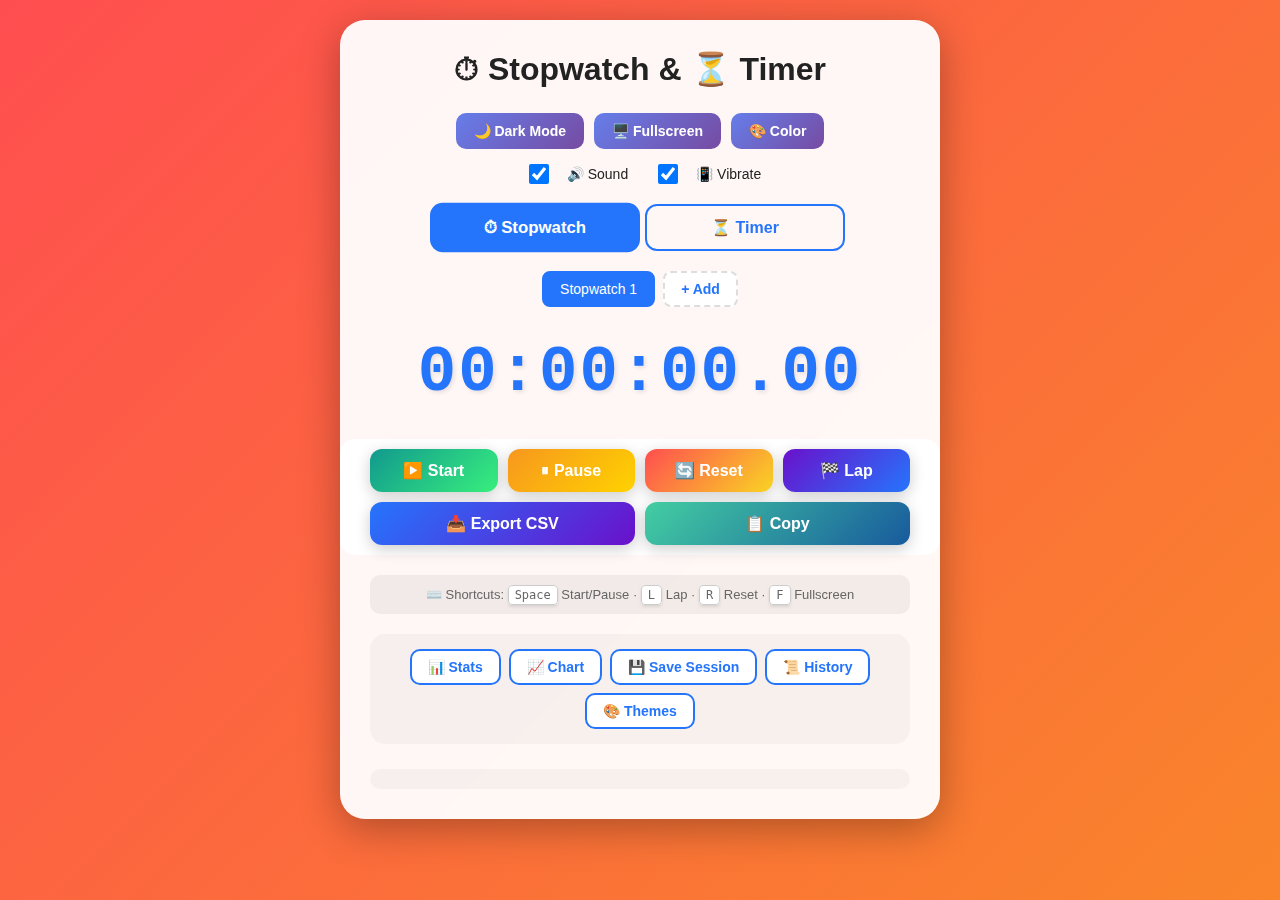
<file: public/index.html>
<!DOCTYPE html>
<html lang="en">
<head>
  <meta charset="UTF-8" />
  <meta name="viewport" content="width=device-width, initial-scale=1.0" />
  <meta name="description" content="Professional stopwatch and timer with advanced analytics, session management, lap tracking, and multiple themes. Works offline as a PWA." />
  <meta name="keywords" content="stopwatch, timer, lap timer, pomodoro, interval timer, sports timer, workout timer" />
  <meta name="author" content="Professional Stopwatch App" />
  
  <!-- PWA Meta Tags -->
  <meta name="theme-color" content="#2575fc" />
  <meta name="mobile-web-app-capable" content="yes" />
  <meta name="apple-mobile-web-app-capable" content="yes" />
  <meta name="apple-mobile-web-app-status-bar-style" content="black-translucent" />
  <meta name="apple-mobile-web-app-title" content="Stopwatch" />
  
  <!-- Manifest -->
  <link rel="manifest" href="manifest.json" />
  
  <!-- Icons -->
  <link rel="icon" type="image/png" sizes="192x192" href="icon-192x192.png" />
  <link rel="icon" type="image/png" sizes="512x512" href="icon-512x512.png" />
  <link rel="apple-touch-icon" href="icon-192x192.png" />
  
  <title>⏱ Professional Stopwatch & Timer</title>
  <link rel="stylesheet" href="style.css" />
</head>
<body>
  <div class="container">
    <h1>⏱ Stopwatch & ⏳ Timer</h1>

    <!-- Top Control Bar -->
    <div class="top-controls">
      <div class="top-buttons">
        <button id="installBtn" onclick="installApp()" title="Install app to your device" style="display:none;">📱 Install App</button>
        <button id="themeToggle" onclick="toggleTheme()" title="Toggle theme">🌙 Dark Mode</button>
        <button onclick="toggleFullscreen()" title="Fullscreen (F key)">🖥️ Fullscreen</button>
        <button onclick="openColorPicker()" title="Change accent color">🎨 Color</button>
      </div>
      
      <div class="settings-toggles">
        <label class="toggle-label">
          <input type="checkbox" id="soundToggle" checked />
          <span>🔊 Sound</span>
        </label>
        <label class="toggle-label">
          <input type="checkbox" id="vibrateToggle" checked />
          <span>📳 Vibrate</span>
        </label>
      </div>
    </div>

    <!-- Mode Switch -->
    <div class="mode-switch">
      <button id="stopwatchMode" class="active" onclick="setMode('stopwatch')">⏱ Stopwatch</button>
      <button id="timerMode" onclick="setMode('timer')">⏳ Timer</button>
    </div>

    <!-- Multiple Stopwatch Tabs -->
    <div id="stopwatchTabs" class="stopwatch-tabs"></div>

    <!-- Display -->
    <div id="display" class="display">00:00:00.00</div>

    <!-- Timer Input -->
    <div id="timer-inputs" class="timer-inputs" style="display: none;">
      <input type="number" id="hoursInput" placeholder="HH" min="0" max="99" />
      <span>:</span>
      <input type="number" id="minutesInput" placeholder="MM" min="0" max="59" />
      <span>:</span>
      <input type="number" id="secondsInput" placeholder="SS" min="0" max="59" />
    </div>

    <!-- Sticky Controls -->
    <div class="controls-sticky">
      <div class="buttons">
        <button class="btn-start" onclick="startStopwatchOrTimer()" title="Start (Space key)">▶️ Start</button>
        <button class="btn-stop" onclick="stopStopwatchOrTimer()" title="Pause (Space key)">⏸ Pause</button>
        <button class="btn-reset" onclick="resetStopwatchOrTimer()" title="Reset (R key)">🔄 Reset</button>
        <button id="lapBtn" class="btn-lap" onclick="recordLap()" title="Lap (L key)">🏁 Lap</button>
        <button id="exportBtn" class="btn-export" onclick="exportLaps()" title="Export as CSV">📥 Export CSV</button>
        <button id="copyBtn" class="btn-copy" onclick="copyLaps()" title="Copy to clipboard">📋 Copy</button>
      </div>
    </div>

    <!-- Keyboard Shortcuts Help -->
    <div class="shortcuts-help">
      ⌨️ Shortcuts: <kbd>Space</kbd> Start/Pause · <kbd>L</kbd> Lap · <kbd>R</kbd> Reset · <kbd>F</kbd> Fullscreen
    </div>

    <!-- Advanced Features Toolbar -->
    <div class="advanced-toolbar" id="advancedToolbar">
      <button onclick="toggleStats()" title="View lap statistics" class="tool-btn">📊 Stats</button>
      <button onclick="toggleChart()" title="Visualize lap times" class="tool-btn">📈 Chart</button>
      <button onclick="saveSession()" title="Save current session" class="tool-btn">💾 Save Session</button>
      <button onclick="viewHistory()" title="View saved sessions" class="tool-btn">📜 History</button>
      <button onclick="toggleThemePicker()" title="Choose theme preset" class="tool-btn">🎨 Themes</button>
      <button onclick="togglePresets()" id="presetsBtn" title="Quick timer presets" class="tool-btn" style="display:none;">⏱️ Presets</button>
    </div>

    <!-- Statistics Panel -->
    <div id="statsPanel" class="panel" style="display: none;">
      <div class="panel-header">
        <h3>📊 Lap Statistics</h3>
        <button onclick="toggleStats()" class="close-btn">×</button>
      </div>
      <div id="statsContent" class="panel-content"></div>
    </div>

    <!-- Chart Panel -->
    <div id="chartPanel" class="panel" style="display: none;">
      <div class="panel-header">
        <h3>📈 Lap Comparison Chart</h3>
        <button onclick="toggleChart()" class="close-btn">×</button>
      </div>
      <div id="chartContainer" class="panel-content"></div>
    </div>

    <!-- History Panel -->
    <div id="historyPanel" class="panel" style="display: none;">
      <div class="panel-header">
        <h3>📜 Session History</h3>
        <button onclick="clearAllHistory()" class="clear-btn">Clear All</button>
        <button onclick="viewHistory()" class="close-btn">×</button>
      </div>
      <div id="historyContent" class="panel-content history-content"></div>
    </div>

    <!-- Theme Picker Panel -->
    <div id="themePickerPanel" class="panel" style="display: none;">
      <div class="panel-header">
        <h3>🎨 Theme Presets</h3>
        <button onclick="toggleThemePicker()" class="close-btn">×</button>
      </div>
      <div class="panel-content theme-grid">
        <button onclick="applyThemePreset('default')" class="theme-btn" style="background: linear-gradient(135deg, #2575fc, #6a11cb);">Default Blue</button>
        <button onclick="applyThemePreset('ocean')" class="theme-btn" style="background: linear-gradient(135deg, #00b4d8, #0077b6);">Ocean</button>
        <button onclick="applyThemePreset('forest')" class="theme-btn" style="background: linear-gradient(135deg, #52b788, #2d6a4f);">Forest</button>
        <button onclick="applyThemePreset('sunset')" class="theme-btn" style="background: linear-gradient(135deg, #ff6b6b, #ee5a6f);">Sunset</button>
        <button onclick="applyThemePreset('purple')" class="theme-btn" style="background: linear-gradient(135deg, #9d4edd, #7209b7);">Purple</button>
        <button onclick="applyThemePreset('gold')" class="theme-btn" style="background: linear-gradient(135deg, #f77f00, #d62828);">Gold</button>
        <button onclick="applyThemePreset('rose')" class="theme-btn" style="background: linear-gradient(135deg, #e63946, #f72585);">Rose</button>
        <button onclick="applyThemePreset('mint')" class="theme-btn" style="background: linear-gradient(135deg, #06ffa5, #00d4aa);">Mint</button>
        <button onclick="applyThemePreset('lavender')" class="theme-btn" style="background: linear-gradient(135deg, #b8a3d6, #9d84b7);">Lavender</button>
      </div>
    </div>

    <!-- Timer Presets Panel -->
    <div id="presetsPanel" class="panel" style="display: none;">
      <div class="panel-header">
        <h3>⏱️ Quick Timer Presets</h3>
        <button onclick="togglePresets()" class="close-btn">×</button>
      </div>
      <div class="panel-content presets-grid">
        <button onclick="setPresetTimer(60)" class="preset-btn">1 min</button>
        <button onclick="setPresetTimer(180)" class="preset-btn">3 min</button>
        <button onclick="setPresetTimer(300)" class="preset-btn">5 min</button>
        <button onclick="setPresetTimer(600)" class="preset-btn">10 min</button>
        <button onclick="setPresetTimer(900)" class="preset-btn">15 min</button>
        <button onclick="setPresetTimer(1500)" class="preset-btn">25 min<br><small>(Pomodoro)</small></button>
        <button onclick="setPresetTimer(1800)" class="preset-btn">30 min</button>
        <button onclick="setPresetTimer(2700)" class="preset-btn">45 min</button>
        <button onclick="setPresetTimer(3600)" class="preset-btn">1 hour</button>
      </div>
    </div>

    <!-- Laps Display -->
    <div id="laps" class="laps"></div>
  </div>

  <audio id="alarmSound" src="sounds/message.mp3" preload="auto"></audio>

  <script src="script.js"></script>
</body>
</html>
</file>
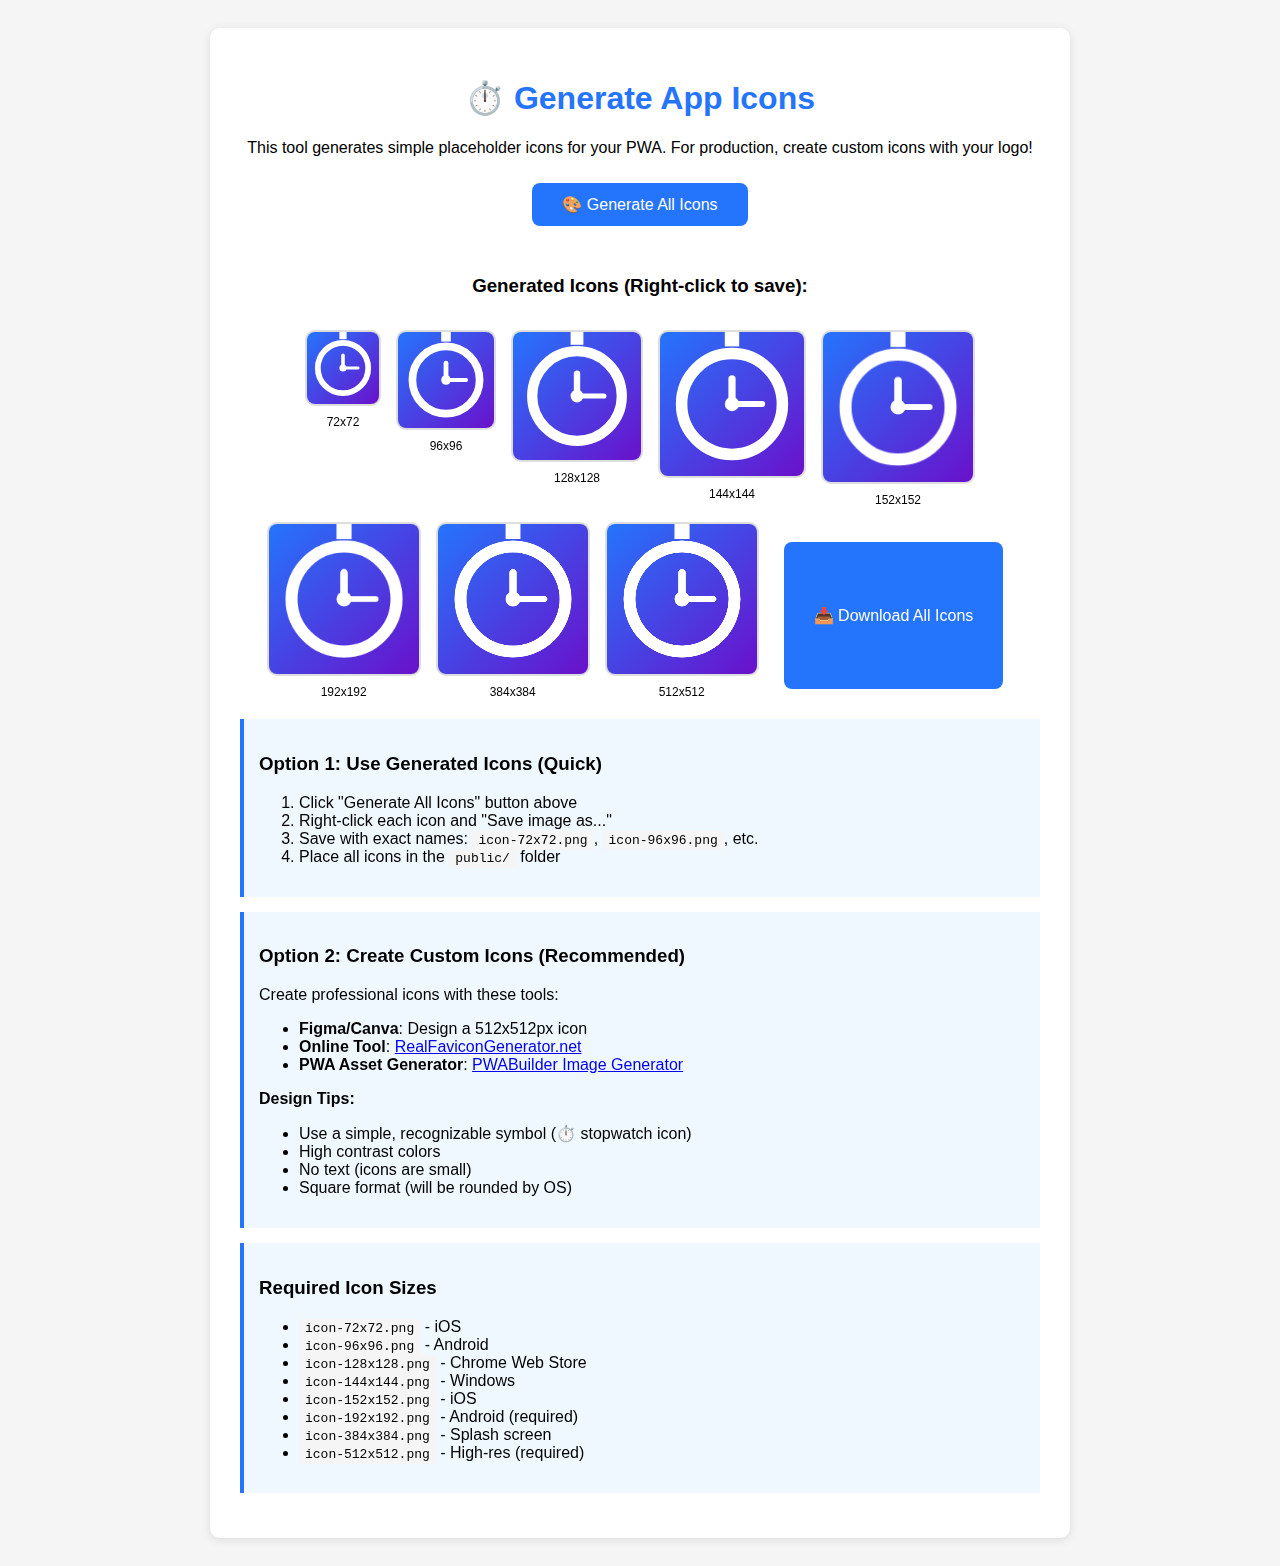
<file: public/generate-icons.html>
<!DOCTYPE html>
<html lang="en">
<head>
  <meta charset="UTF-8">
  <meta name="viewport" content="width=device-width, initial-scale=1.0">
  <title>Generate App Icons</title>
  <style>
    body {
      font-family: Arial, sans-serif;
      padding: 20px;
      background: #f5f5f5;
      text-align: center;
    }
    .instructions {
      background: white;
      padding: 30px;
      border-radius: 10px;
      max-width: 800px;
      margin: 0 auto;
      box-shadow: 0 2px 10px rgba(0,0,0,0.1);
    }
    h1 { color: #2575fc; }
    .icon-preview {
      margin: 20px 0;
      display: flex;
      gap: 15px;
      flex-wrap: wrap;
      justify-content: center;
    }
    canvas {
      border: 2px solid #ddd;
      border-radius: 10px;
    }
    button {
      background: #2575fc;
      color: white;
      border: none;
      padding: 12px 30px;
      border-radius: 8px;
      cursor: pointer;
      font-size: 16px;
      margin: 10px;
    }
    button:hover {
      background: #1a5fcc;
    }
    .step {
      background: #f0f8ff;
      padding: 15px;
      margin: 15px 0;
      border-left: 4px solid #2575fc;
      text-align: left;
    }
    code {
      background: #f5f5f5;
      padding: 2px 6px;
      border-radius: 3px;
      font-family: monospace;
    }
  </style>
</head>
<body>
  <div class="instructions">
    <h1>⏱️ Generate App Icons</h1>
    <p>This tool generates simple placeholder icons for your PWA. For production, create custom icons with your logo!</p>
    
    <button onclick="generateAllIcons()">🎨 Generate All Icons</button>
    
    <div class="icon-preview" id="iconPreview"></div>
    
    <div class="step">
      <h3>Option 1: Use Generated Icons (Quick)</h3>
      <ol>
        <li>Click "Generate All Icons" button above</li>
        <li>Right-click each icon and "Save image as..."</li>
        <li>Save with exact names: <code>icon-72x72.png</code>, <code>icon-96x96.png</code>, etc.</li>
        <li>Place all icons in the <code>public/</code> folder</li>
      </ol>
    </div>
    
    <div class="step">
      <h3>Option 2: Create Custom Icons (Recommended)</h3>
      <p>Create professional icons with these tools:</p>
      <ul>
        <li><strong>Figma/Canva</strong>: Design a 512x512px icon</li>
        <li><strong>Online Tool</strong>: <a href="https://realfavicongenerator.net/" target="_blank">RealFaviconGenerator.net</a></li>
        <li><strong>PWA Asset Generator</strong>: <a href="https://www.pwabuilder.com/imageGenerator" target="_blank">PWABuilder Image Generator</a></li>
      </ul>
      <p><strong>Design Tips:</strong></p>
      <ul>
        <li>Use a simple, recognizable symbol (⏱️ stopwatch icon)</li>
        <li>High contrast colors</li>
        <li>No text (icons are small)</li>
        <li>Square format (will be rounded by OS)</li>
      </ul>
    </div>
    
    <div class="step">
      <h3>Required Icon Sizes</h3>
      <ul>
        <li><code>icon-72x72.png</code> - iOS</li>
        <li><code>icon-96x96.png</code> - Android</li>
        <li><code>icon-128x128.png</code> - Chrome Web Store</li>
        <li><code>icon-144x144.png</code> - Windows</li>
        <li><code>icon-152x152.png</code> - iOS</li>
        <li><code>icon-192x192.png</code> - Android (required)</li>
        <li><code>icon-384x384.png</code> - Splash screen</li>
        <li><code>icon-512x512.png</code> - High-res (required)</li>
      </ul>
    </div>
  </div>

  <script>
    const sizes = [72, 96, 128, 144, 152, 192, 384, 512];
    
    function generateIcon(size) {
      const canvas = document.createElement('canvas');
      canvas.width = size;
      canvas.height = size;
      const ctx = canvas.getContext('2d');
      
      // Background gradient
      const gradient = ctx.createLinearGradient(0, 0, size, size);
      gradient.addColorStop(0, '#2575fc');
      gradient.addColorStop(1, '#6a11cb');
      ctx.fillStyle = gradient;
      ctx.fillRect(0, 0, size, size);
      
      // Draw stopwatch icon
      const centerX = size / 2;
      const centerY = size / 2;
      const radius = size * 0.35;
      
      // Outer circle (white)
      ctx.strokeStyle = 'white';
      ctx.lineWidth = size * 0.08;
      ctx.beginPath();
      ctx.arc(centerX, centerY, radius, 0, 2 * Math.PI);
      ctx.stroke();
      
      // Center dot
      ctx.fillStyle = 'white';
      ctx.beginPath();
      ctx.arc(centerX, centerY, size * 0.05, 0, 2 * Math.PI);
      ctx.fill();
      
      // Hour hand
      ctx.strokeStyle = 'white';
      ctx.lineWidth = size * 0.05;
      ctx.lineCap = 'round';
      ctx.beginPath();
      ctx.moveTo(centerX, centerY);
      ctx.lineTo(centerX, centerY - radius * 0.5);
      ctx.stroke();
      
      // Minute hand
      ctx.strokeStyle = 'white';
      ctx.lineWidth = size * 0.04;
      ctx.beginPath();
      ctx.moveTo(centerX, centerY);
      ctx.lineTo(centerX + radius * 0.6, centerY);
      ctx.stroke();
      
      // Top button
      ctx.fillStyle = 'white';
      ctx.fillRect(centerX - size * 0.05, centerY - radius - size * 0.15, size * 0.1, size * 0.1);
      
      return canvas;
    }
    
    function generateAllIcons() {
      const preview = document.getElementById('iconPreview');
      preview.innerHTML = '<h3 style="width: 100%">Generated Icons (Right-click to save):</h3>';
      
      sizes.forEach(size => {
        const canvas = generateIcon(size);
        const wrapper = document.createElement('div');
        wrapper.style.textAlign = 'center';
        
        const label = document.createElement('div');
        label.textContent = `${size}x${size}`;
        label.style.marginTop = '5px';
        label.style.fontSize = '12px';
        
        canvas.style.maxWidth = '150px';
        canvas.style.height = 'auto';
        canvas.id = `icon-${size}`;
        
        // Add download link
        const downloadLink = document.createElement('a');
        downloadLink.href = canvas.toDataURL('image/png');
        downloadLink.download = `icon-${size}x${size}.png`;
        downloadLink.style.display = 'block';
        downloadLink.appendChild(canvas);
        
        wrapper.appendChild(downloadLink);
        wrapper.appendChild(label);
        preview.appendChild(wrapper);
      });
      
      // Add download all button
      const downloadAllBtn = document.createElement('button');
      downloadAllBtn.textContent = '📥 Download All Icons';
      downloadAllBtn.onclick = downloadAll;
      downloadAllBtn.style.marginTop = '20px';
      preview.appendChild(downloadAllBtn);
    }
    
    function downloadAll() {
      sizes.forEach((size, index) => {
        setTimeout(() => {
          const canvas = document.getElementById(`icon-${size}`);
          if (canvas) {
            const link = document.createElement('a');
            link.download = `icon-${size}x${size}.png`;
            link.href = canvas.toDataURL('image/png');
            link.click();
          }
        }, index * 500); // Delay to avoid browser blocking multiple downloads
      });
      alert('Downloading icons... Check your downloads folder!');
    }
    
    // Generate on load
    window.onload = () => {
      setTimeout(generateAllIcons, 500);
    };
  </script>
</body>
</html>
</file>
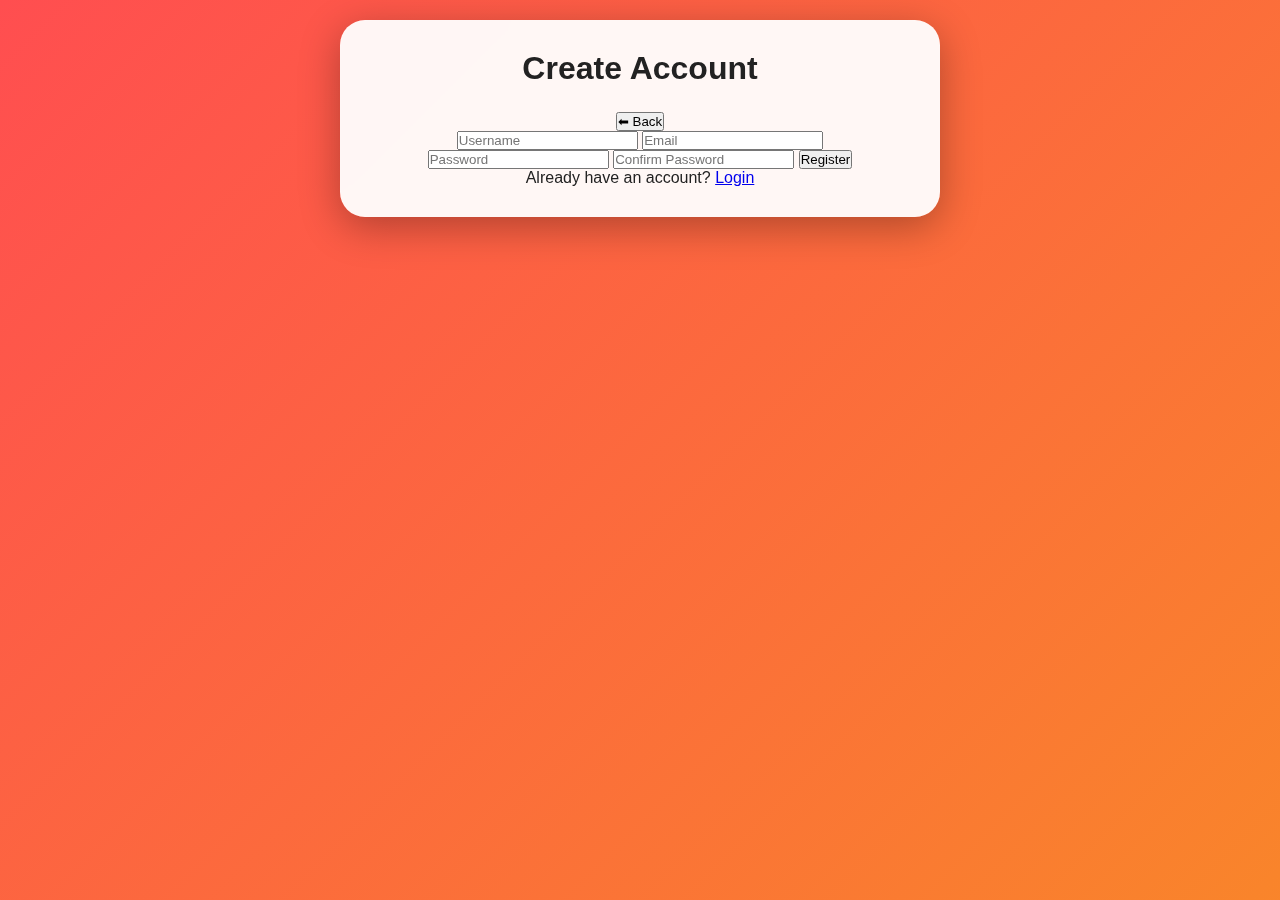
<file: public/register.html>
<!DOCTYPE html>
<html lang="en">
<head>
  <meta charset="UTF-8">
  <meta name="viewport" content="width=device-width, initial-scale=1.0">
  <title>Register</title>
  <link rel="stylesheet" href="style.css">
</head>
<body>
  <div class="container register-container">
    <h1>Create Account</h1>

    <!-- Back button -->
    <button id="backBtn">⬅ Back</button>

    <form id="registerForm">
      <input type="text" id="username" placeholder="Username" required>
      <input type="email" id="email" placeholder="Email" required>
      <input type="password" id="password" placeholder="Password" required>
      <input type="password" id="confirmPassword" placeholder="Confirm Password" required>
      
      <button type="submit">Register</button>
    </form>

    <p>Already have an account? <a href="index.html">Login</a></p>
  </div>

  <script>
    const form = document.getElementById('registerForm');

    form.addEventListener('submit', function(e) {
      e.preventDefault();
      const username = document.getElementById('username').value;
      const email = document.getElementById('email').value;
      const password = document.getElementById('password').value;
      const confirmPassword = document.getElementById('confirmPassword').value;

      if(password !== confirmPassword){
        alert("Passwords do not match!");
        return;
      }

      const user = { username, email, password };
      localStorage.setItem('user', JSON.stringify(user));
      alert("Registration successful!");
      window.location.href = "index.html";
    });

    document.getElementById('backBtn').addEventListener('click', () => {
      window.location.href = "index.html";
    });
  </script>
</body>
</html>
</file>
<file: public/style.css>
/* ========================================
   ENHANCED STOPWATCH - CSS VARIABLES
   ======================================== */
:root {
  --accent-color: #2575fc;
  --bg-light: rgba(255, 255, 255, 0.95);
  --bg-dark: rgba(0, 0, 0, 0.85);
  --text-light: #222;
  --text-dark: #fff;
  --transition-speed: 0.3s;
}

/* ========================================
   BASE STYLES
   ======================================== */
* {
  margin: 0;
  padding: 0;
  box-sizing: border-box;
}

body {
  font-family: 'Segoe UI', Tahoma, Geneva, Verdana, sans-serif;
  text-align: center;
  margin: 0;
  padding: 20px;
  background: linear-gradient(-45deg, #6a11cb, #2575fc, #f7971e, #ff4e50);
  background-size: 400% 400%;
  animation: gradientShift 15s ease infinite;
  transition: all var(--transition-speed);
  color: var(--text-light);
  min-height: 100vh;
  overflow-x: hidden;
}

@keyframes gradientShift {
  0% { background-position: 0% 50%; }
  50% { background-position: 100% 50%; }
  100% { background-position: 0% 50%; }
}

/* ========================================
   CONTAINER
   ======================================== */
.container {
  background: var(--bg-light);
  border-radius: 25px;
  padding: 30px;
  display: inline-block;
  box-shadow: 0 10px 40px rgba(0, 0, 0, 0.3);
  max-width: 600px;
  width: 100%;
  backdrop-filter: blur(10px);
  position: relative;
}

h1 {
  font-weight: 600;
  margin-bottom: 25px;
  font-size: 2em;
}

/* ========================================
   TOP CONTROLS
   ======================================== */
.top-controls {
  display: flex;
  flex-direction: column;
  gap: 15px;
  margin-bottom: 20px;
}

.top-buttons {
  display: flex;
  justify-content: center;
  gap: 10px;
  flex-wrap: wrap;
}

.settings-toggles {
  display: flex;
  justify-content: center;
  gap: 20px;
  flex-wrap: wrap;
}

.toggle-label {
  display: flex;
  align-items: center;
  gap: 8px;
  cursor: pointer;
  user-select: none;
  font-size: 14px;
}

.toggle-label input[type="checkbox"] {
  width: 40px;
  height: 20px;
  cursor: pointer;
}

/* ========================================
   MODE SWITCH
   ======================================== */
.mode-switch {
  display: flex;
  justify-content: center;
  gap: 10px;
  margin-bottom: 20px;
}

.mode-switch button {
  flex: 1;
  max-width: 200px;
  padding: 12px 20px;
  border: 2px solid var(--accent-color);
  background: transparent;
  color: var(--accent-color);
  border-radius: 12px;
  cursor: pointer;
  font-size: 16px;
  font-weight: 600;
  transition: all var(--transition-speed);
}

.mode-switch button.active {
  background: var(--accent-color);
  color: white;
  transform: scale(1.05);
}

.mode-switch button:hover {
  transform: scale(1.05);
  box-shadow: 0 5px 15px rgba(0, 0, 0, 0.2);
}

/* ========================================
   STOPWATCH TABS
   ======================================== */
.stopwatch-tabs {
  display: flex;
  gap: 8px;
  margin-bottom: 20px;
  flex-wrap: wrap;
  justify-content: center;
  align-items: center;
}

.tab-btn {
  padding: 8px 16px;
  border: 2px solid #ddd;
  background: white;
  border-radius: 8px;
  cursor: pointer;
  font-size: 14px;
  transition: all 0.2s;
  position: relative;
  display: flex;
  align-items: center;
  gap: 5px;
}

.tab-btn:hover {
  border-color: var(--accent-color);
  transform: translateY(-2px);
}

.tab-btn.active {
  background: var(--accent-color);
  color: white;
  border-color: var(--accent-color);
}

.tab-delete {
  margin-left: 5px;
  font-size: 18px;
  opacity: 0.7;
  transition: opacity 0.2s;
}

.tab-delete:hover {
  opacity: 1;
  color: #ff4e50;
}

.add-tab-btn {
  border-style: dashed;
  color: var(--accent-color);
  font-weight: 600;
}

/* ========================================
   DISPLAY WITH ANIMATION
   ======================================== */
.display {
  font-size: 4em;
  font-weight: 700;
  margin: 30px 0;
  font-family: 'Courier New', monospace;
  letter-spacing: 2px;
  color: var(--accent-color);
  text-shadow: 2px 2px 4px rgba(0, 0, 0, 0.1);
  transition: transform 0.1s ease;
}

.display.updating {
  animation: digitFlip 0.1s ease;
}

@keyframes digitFlip {
  0% { transform: scaleY(1); }
  50% { transform: scaleY(0.95); }
  100% { transform: scaleY(1); }
}

/* ========================================
   TIMER INPUTS
   ======================================== */
.timer-inputs {
  display: flex;
  justify-content: center;
  align-items: center;
  gap: 10px;
  margin: 20px 0;
}

.timer-inputs input {
  width: 80px;
  padding: 12px;
  font-size: 24px;
  text-align: center;
  border: 2px solid var(--accent-color);
  border-radius: 12px;
  background: white;
  color: var(--text-light);
  font-weight: 600;
}

.timer-inputs span {
  font-size: 24px;
  font-weight: 700;
}

/* ========================================
   BUTTONS (STICKY CONTROLS)
   ======================================== */
.controls-sticky {
  position: sticky;
  top: 10px;
  z-index: 100;
  background: inherit;
  padding: 10px 0;
  margin: 20px -30px;
  border-radius: 15px;
}

.buttons {
  display: flex;
  flex-wrap: wrap;
  justify-content: center;
  gap: 10px;
  padding: 0 30px;
}

.buttons button {
  padding: 12px 24px;
  font-size: 16px;
  border: none;
  border-radius: 12px;
  cursor: pointer;
  font-weight: 600;
  transition: all 0.3s;
  box-shadow: 0 4px 15px rgba(0, 0, 0, 0.2);
  flex: 1;
  min-width: 120px;
}

.btn-start {
  background: linear-gradient(135deg, #11998e, #38ef7d);
  color: white;
}

.btn-stop {
  background: linear-gradient(135deg, #f7971e, #ffd200);
  color: white;
}

.btn-reset {
  background: linear-gradient(135deg, #ff4e50, #f9d423);
  color: white;
}

.btn-lap {
  background: linear-gradient(135deg, #6a11cb, var(--accent-color));
  color: white;
}

.btn-export {
  background: linear-gradient(135deg, #2575fc, #6a11cb);
  color: white;
}

.btn-copy {
  background: linear-gradient(135deg, #43cea2, #185a9d);
  color: white;
}

.buttons button:hover {
  transform: translateY(-3px);
  box-shadow: 0 6px 20px rgba(0, 0, 0, 0.3);
}

.buttons button:active {
  transform: translateY(-1px);
}

.top-buttons button {
  padding: 10px 18px;
  font-size: 14px;
  border: none;
  border-radius: 10px;
  cursor: pointer;
  background: linear-gradient(135deg, #667eea, #764ba2);
  color: white;
  transition: all 0.3s;
  font-weight: 600;
}

.top-buttons button:hover {
  transform: scale(1.05);
  box-shadow: 0 5px 15px rgba(0, 0, 0, 0.2);
}

/* ========================================
   KEYBOARD SHORTCUTS HELP
   ======================================== */
.shortcuts-help {
  margin: 20px 0;
  padding: 12px;
  background: rgba(0, 0, 0, 0.05);
  border-radius: 10px;
  font-size: 13px;
  color: #666;
}

.shortcuts-help kbd {
  background: #fff;
  border: 1px solid #ccc;
  border-radius: 4px;
  padding: 2px 6px;
  font-family: monospace;
  font-size: 12px;
  box-shadow: 0 2px 3px rgba(0, 0, 0, 0.1);
}

/* ========================================
   LAPS WITH SCROLL & DELETE
   ======================================== */
.laps {
  margin-top: 25px;
  max-height: 400px;
  overflow-y: auto;
  text-align: left;
  padding: 10px;
  background: rgba(0, 0, 0, 0.03);
  border-radius: 15px;
}

.laps::-webkit-scrollbar {
  width: 8px;
}

.laps::-webkit-scrollbar-track {
  background: rgba(0, 0, 0, 0.05);
  border-radius: 10px;
}

.laps::-webkit-scrollbar-thumb {
  background: var(--accent-color);
  border-radius: 10px;
}

.lap-item {
  background: white;
  padding: 15px;
  margin-bottom: 10px;
  border-radius: 12px;
  box-shadow: 0 2px 8px rgba(0, 0, 0, 0.1);
  display: flex;
  justify-content: space-between;
  align-items: center;
  flex-wrap: wrap;
  gap: 10px;
  position: relative;
  transition: all 0.3s;
}

.lap-item:hover {
  transform: translateX(5px);
  box-shadow: 0 4px 12px rgba(0, 0, 0, 0.15);
}

.lap-item.fastest {
  border-left: 4px solid #38ef7d;
}

.lap-item.slowest {
  border-left: 4px solid #ff4e50;
}

.lap-info {
  display: flex;
  justify-content: space-between;
  width: 100%;
  font-weight: 600;
  font-size: 16px;
}

.lap-number {
  color: var(--accent-color);
}

.lap-time {
  font-family: 'Courier New', monospace;
}

.lap-details {
  display: flex;
  gap: 15px;
  font-size: 14px;
  color: #666;
  flex-wrap: wrap;
}

.lap-split {
  font-family: 'Courier New', monospace;
}

.lap-diff {
  font-weight: 600;
  padding: 2px 8px;
  border-radius: 5px;
}

.lap-diff.faster {
  background: #d4edda;
  color: #155724;
}

.lap-diff.slower {
  background: #f8d7da;
  color: #721c24;
}

.delete-lap-btn {
  position: absolute;
  right: 10px;
  top: 50%;
  transform: translateY(-50%);
  background: #ff4e50;
  border: none;
  border-radius: 8px;
  padding: 5px 10px;
  cursor: pointer;
  font-size: 16px;
  opacity: 0;
  transition: all 0.3s;
}

.lap-item:hover .delete-lap-btn {
  opacity: 1;
}

.delete-lap-btn:hover {
  background: #ff1e1e;
  transform: translateY(-50%) scale(1.1);
}

/* ========================================
   NOTIFICATIONS
   ======================================== */
.notification {
  position: fixed;
  top: 20px;
  right: 20px;
  background: var(--accent-color);
  color: white;
  padding: 15px 25px;
  border-radius: 12px;
  box-shadow: 0 5px 20px rgba(0, 0, 0, 0.3);
  z-index: 1000;
  opacity: 0;
  transform: translateX(400px);
  transition: all 0.3s ease;
  font-weight: 600;
}

.notification.show {
  opacity: 1;
  transform: translateX(0);
}

/* ========================================
   DARK MODE
   ======================================== */
body.dark {
  background: linear-gradient(-45deg, #141E30, #243B55, #0f2027, #2c5364);
  color: var(--text-dark);
}

body.dark .container {
  background: var(--bg-dark);
  color: var(--text-dark);
  box-shadow: 0 10px 40px rgba(0, 0, 0, 0.7);
}

body.dark .shortcuts-help {
  background: rgba(255, 255, 255, 0.05);
  color: #ccc;
}

body.dark .shortcuts-help kbd {
  background: #333;
  border-color: #555;
  color: #fff;
}

body.dark .laps {
  background: rgba(255, 255, 255, 0.03);
}

body.dark .lap-item {
  background: rgba(255, 255, 255, 0.1);
  color: var(--text-dark);
}

body.dark .lap-details {
  color: #aaa;
}

body.dark .timer-inputs input {
  background: #333;
  color: white;
  border-color: var(--accent-color);
}

body.dark .tab-btn {
  background: #333;
  border-color: #555;
  color: white;
}

body.dark .tab-btn:hover {
  border-color: var(--accent-color);
}

body.dark .lap-diff.faster {
  background: rgba(56, 239, 125, 0.2);
  color: #38ef7d;
}

body.dark .lap-diff.slower {
  background: rgba(255, 78, 80, 0.2);
  color: #ff4e50;
}

/* ========================================
   FULLSCREEN STYLES
   ======================================== */
:fullscreen .container,
:-webkit-full-screen .container,
:-moz-full-screen .container {
  max-width: 100%;
  min-height: 100vh;
  display: flex;
  flex-direction: column;
  justify-content: center;
}

:fullscreen .display,
:-webkit-full-screen .display,
:-moz-full-screen .display {
  font-size: 6em;
}

/* ========================================
   RESPONSIVE DESIGN
   ======================================== */
@media (max-width: 768px) {
  body {
    padding: 10px;
  }
  
  .container {
    padding: 20px;
    border-radius: 20px;
  }
  
  h1 {
    font-size: 1.5em;
  }
  
  .display {
    font-size: 2.5em;
  }
  
  .buttons button {
    min-width: 90px;
    padding: 10px 16px;
    font-size: 14px;
  }
  
  .top-buttons button {
    padding: 8px 14px;
    font-size: 13px;
  }
  
  .timer-inputs input {
    width: 60px;
    font-size: 18px;
  }
  
  .shortcuts-help {
    font-size: 11px;
  }
  
  .lap-item {
    padding: 12px;
  }
  
  .controls-sticky {
    position: sticky;
    top: 5px;
    background: inherit;
    box-shadow: 0 2px 10px rgba(0, 0, 0, 0.1);
  }
}

@media (max-width: 480px) {
  .display {
    font-size: 2em;
    letter-spacing: 1px;
  }
  
  .buttons {
    flex-direction: column;
  }
  
  .buttons button {
    width: 100%;
    min-width: auto;
  }
  
  .top-buttons {
    flex-direction: column;
  }
  
  .mode-switch {
    flex-direction: column;
  }
  
  .mode-switch button {
    max-width: 100%;
  }
  
  .notification {
    right: 10px;
    left: 10px;
    top: 10px;
  }
}

/* ========================================
   ANIMATIONS
   ======================================== */
@keyframes fadeIn {
  from {
    opacity: 0;
    transform: translateY(10px);
  }
  to {
    opacity: 1;
    transform: translateY(0);
  }
}

.lap-item {
  animation: fadeIn 0.3s ease;
}

/* ========================================
   ADVANCED TOOLBAR
   ======================================== */
.advanced-toolbar {
  display: flex;
  flex-wrap: wrap;
  gap: 8px;
  justify-content: center;
  margin: 20px 0;
  padding: 15px;
  background: rgba(0, 0, 0, 0.03);
  border-radius: 15px;
}

.tool-btn {
  padding: 8px 16px;
  font-size: 14px;
  border: 2px solid var(--accent-color);
  background: white;
  color: var(--accent-color);
  border-radius: 10px;
  cursor: pointer;
  transition: all 0.3s;
  font-weight: 600;
}

.tool-btn:hover {
  background: var(--accent-color);
  color: white;
  transform: translateY(-2px);
  box-shadow: 0 4px 12px rgba(0, 0, 0, 0.2);
}

body.dark .tool-btn {
  background: #333;
  border-color: var(--accent-color);
  color: var(--accent-color);
}

body.dark .tool-btn:hover {
  background: var(--accent-color);
  color: white;
}

body.dark .advanced-toolbar {
  background: rgba(255, 255, 255, 0.05);
}

/* ========================================
   PANELS (Statistics, Chart, History, etc.)
   ======================================== */
.panel {
  margin: 20px 0;
  padding: 20px;
  background: white;
  border-radius: 15px;
  box-shadow: 0 4px 15px rgba(0, 0, 0, 0.1);
  animation: slideDown 0.3s ease;
}

@keyframes slideDown {
  from {
    opacity: 0;
    transform: translateY(-10px);
  }
  to {
    opacity: 1;
    transform: translateY(0);
  }
}

.panel-header {
  display: flex;
  justify-content: space-between;
  align-items: center;
  margin-bottom: 15px;
  padding-bottom: 10px;
  border-bottom: 2px solid var(--accent-color);
}

.panel-header h3 {
  margin: 0;
  color: var(--accent-color);
  font-size: 1.3em;
}

.close-btn,
.clear-btn {
  background: #ff4e50;
  color: white;
  border: none;
  border-radius: 8px;
  padding: 5px 12px;
  font-size: 18px;
  cursor: pointer;
  transition: all 0.3s;
  font-weight: bold;
}

.close-btn:hover,
.clear-btn:hover {
  background: #ff1e1e;
  transform: scale(1.1);
}

.clear-btn {
  margin-right: 10px;
  font-size: 14px;
}

.panel-content {
  min-height: 100px;
}

.no-data {
  text-align: center;
  color: #999;
  padding: 40px;
  font-style: italic;
}

body.dark .panel {
  background: rgba(255, 255, 255, 0.1);
  color: white;
}

body.dark .no-data {
  color: #666;
}

/* ========================================
   STATISTICS PANEL
   ======================================== */
.stat-item {
  display: flex;
  justify-content: space-between;
  padding: 12px;
  margin: 8px 0;
  background: rgba(0, 0, 0, 0.03);
  border-radius: 10px;
  transition: all 0.3s;
}

.stat-item:hover {
  background: rgba(0, 0, 0, 0.06);
  transform: translateX(5px);
}

.stat-label {
  font-weight: 600;
  color: #666;
}

.stat-value {
  font-family: 'Courier New', monospace;
  font-weight: bold;
  color: var(--accent-color);
  font-size: 1.1em;
}

.stat-item.highlight-green {
  border-left: 4px solid #38ef7d;
}

.stat-item.highlight-red {
  border-left: 4px solid #ff4e50;
}

body.dark .stat-item {
  background: rgba(255, 255, 255, 0.05);
}

body.dark .stat-item:hover {
  background: rgba(255, 255, 255, 0.1);
}

body.dark .stat-label {
  color: #aaa;
}

/* ========================================
   CHART VISUALIZATION
   ======================================== */
.chart-bars {
  display: flex;
  align-items: flex-end;
  justify-content: space-around;
  height: 200px;
  padding: 20px 10px;
  background: rgba(0, 0, 0, 0.02);
  border-radius: 10px;
  margin-bottom: 20px;
  gap: 4px;
}

.chart-bar-container {
  flex: 1;
  display: flex;
  flex-direction: column;
  align-items: center;
  justify-content: flex-end;
  min-width: 30px;
  max-width: 50px;
}

.chart-bar {
  width: 100%;
  background: linear-gradient(180deg, var(--accent-color), rgba(37, 117, 252, 0.6));
  border-radius: 8px 8px 0 0;
  min-height: 20px;
  transition: all 0.3s;
  position: relative;
  display: flex;
  align-items: flex-end;
  justify-content: center;
  cursor: pointer;
}

.chart-bar:hover {
  transform: scaleY(1.05);
  box-shadow: 0 -4px 15px rgba(0, 0, 0, 0.2);
}

.chart-bar.fastest-bar {
  background: linear-gradient(180deg, #38ef7d, #11998e);
}

.chart-bar.slowest-bar {
  background: linear-gradient(180deg, #ff4e50, #f9423a);
}

.bar-label {
  font-size: 11px;
  font-weight: bold;
  color: white;
  padding: 2px;
  text-shadow: 1px 1px 2px rgba(0, 0, 0, 0.5);
}

.chart-legend {
  display: flex;
  justify-content: space-around;
  flex-wrap: wrap;
  gap: 15px;
  padding: 15px;
  background: rgba(0, 0, 0, 0.02);
  border-radius: 10px;
}

.legend-item {
  display: flex;
  align-items: center;
  gap: 8px;
  font-size: 13px;
}

.legend-color {
  width: 20px;
  height: 20px;
  border-radius: 4px;
}

.fastest-color {
  background: linear-gradient(135deg, #38ef7d, #11998e);
}

.avg-color {
  background: linear-gradient(135deg, var(--accent-color), rgba(37, 117, 252, 0.6));
}

.slowest-color {
  background: linear-gradient(135deg, #ff4e50, #f9423a);
}

body.dark .chart-bars {
  background: rgba(255, 255, 255, 0.05);
}

body.dark .chart-legend {
  background: rgba(255, 255, 255, 0.05);
}

/* ========================================
   SESSION HISTORY
   ======================================== */
.history-content {
  max-height: 400px;
  overflow-y: auto;
}

.history-item {
  background: rgba(0, 0, 0, 0.03);
  padding: 15px;
  margin-bottom: 12px;
  border-radius: 10px;
  transition: all 0.3s;
}

.history-item:hover {
  background: rgba(0, 0, 0, 0.06);
  transform: translateX(5px);
}

.history-header {
  display: flex;
  justify-content: space-between;
  margin-bottom: 8px;
}

.history-date {
  font-size: 12px;
  color: #666;
}

.history-stats {
  display: flex;
  gap: 15px;
  margin: 10px 0;
  font-size: 13px;
  color: #666;
  flex-wrap: wrap;
}

.history-actions {
  display: flex;
  gap: 8px;
  margin-top: 10px;
}

.small-btn {
  padding: 6px 12px;
  font-size: 12px;
  border: none;
  border-radius: 6px;
  cursor: pointer;
  background: var(--accent-color);
  color: white;
  transition: all 0.3s;
  font-weight: 600;
}

.small-btn:hover {
  transform: scale(1.05);
  box-shadow: 0 2px 8px rgba(0, 0, 0, 0.2);
}

.small-btn.delete-btn {
  background: #ff4e50;
}

.small-btn.delete-btn:hover {
  background: #ff1e1e;
}

body.dark .history-item {
  background: rgba(255, 255, 255, 0.05);
}

body.dark .history-item:hover {
  background: rgba(255, 255, 255, 0.1);
}

body.dark .history-date,
body.dark .history-stats {
  color: #aaa;
}

/* ========================================
   THEME PICKER
   ======================================== */
.theme-grid {
  display: grid;
  grid-template-columns: repeat(auto-fit, minmax(140px, 1fr));
  gap: 12px;
  padding: 10px;
}

.theme-btn {
  padding: 20px;
  border: 3px solid transparent;
  border-radius: 12px;
  cursor: pointer;
  color: white;
  font-weight: bold;
  font-size: 14px;
  transition: all 0.3s;
  text-shadow: 1px 1px 3px rgba(0, 0, 0, 0.3);
}

.theme-btn:hover {
  transform: scale(1.05);
  border-color: white;
  box-shadow: 0 6px 20px rgba(0, 0, 0, 0.3);
}

/* ========================================
   TIMER PRESETS
   ======================================== */
.presets-grid {
  display: grid;
  grid-template-columns: repeat(auto-fit, minmax(100px, 1fr));
  gap: 10px;
  padding: 10px;
}

.preset-btn {
  padding: 20px 10px;
  border: 2px solid var(--accent-color);
  background: white;
  color: var(--accent-color);
  border-radius: 12px;
  cursor: pointer;
  font-weight: bold;
  font-size: 16px;
  transition: all 0.3s;
}

.preset-btn small {
  font-size: 10px;
  display: block;
  margin-top: 5px;
  opacity: 0.8;
}

.preset-btn:hover {
  background: var(--accent-color);
  color: white;
  transform: scale(1.05);
  box-shadow: 0 4px 15px rgba(0, 0, 0, 0.2);
}

body.dark .preset-btn {
  background: #333;
  border-color: var(--accent-color);
  color: var(--accent-color);
}

body.dark .preset-btn:hover {
  background: var(--accent-color);
  color: white;
}

/* ========================================
   ACCESSIBILITY
   ======================================== */
button:focus,
input:focus {
  outline: 2px solid var(--accent-color);
  outline-offset: 2px;
}

@media (prefers-reduced-motion: reduce) {
  *,
  *::before,
  *::after {
    animation-duration: 0.01ms !important;
    animation-iteration-count: 1 !important;
    transition-duration: 0.01ms !important;
  }
}

/* ========================================
   RESPONSIVE ADJUSTMENTS FOR NEW FEATURES
   ======================================== */
@media (max-width: 768px) {
  .advanced-toolbar {
    gap: 6px;
  }
  
  .tool-btn {
    padding: 6px 12px;
    font-size: 12px;
  }
  
  .panel {
    padding: 15px;
  }
  
  .panel-header h3 {
    font-size: 1.1em;
  }
  
  .chart-bars {
    height: 150px;
  }
  
  .theme-grid,
  .presets-grid {
    grid-template-columns: repeat(auto-fit, minmax(100px, 1fr));
  }
  
  .history-stats {
    font-size: 11px;
  }
}

@media (max-width: 480px) {
  .advanced-toolbar {
    padding: 10px;
  }
  
  .theme-grid,
  .presets-grid {
    grid-template-columns: repeat(2, 1fr);
  }
  
  .chart-legend {
    flex-direction: column;
    align-items: flex-start;
  }
}
</file>
